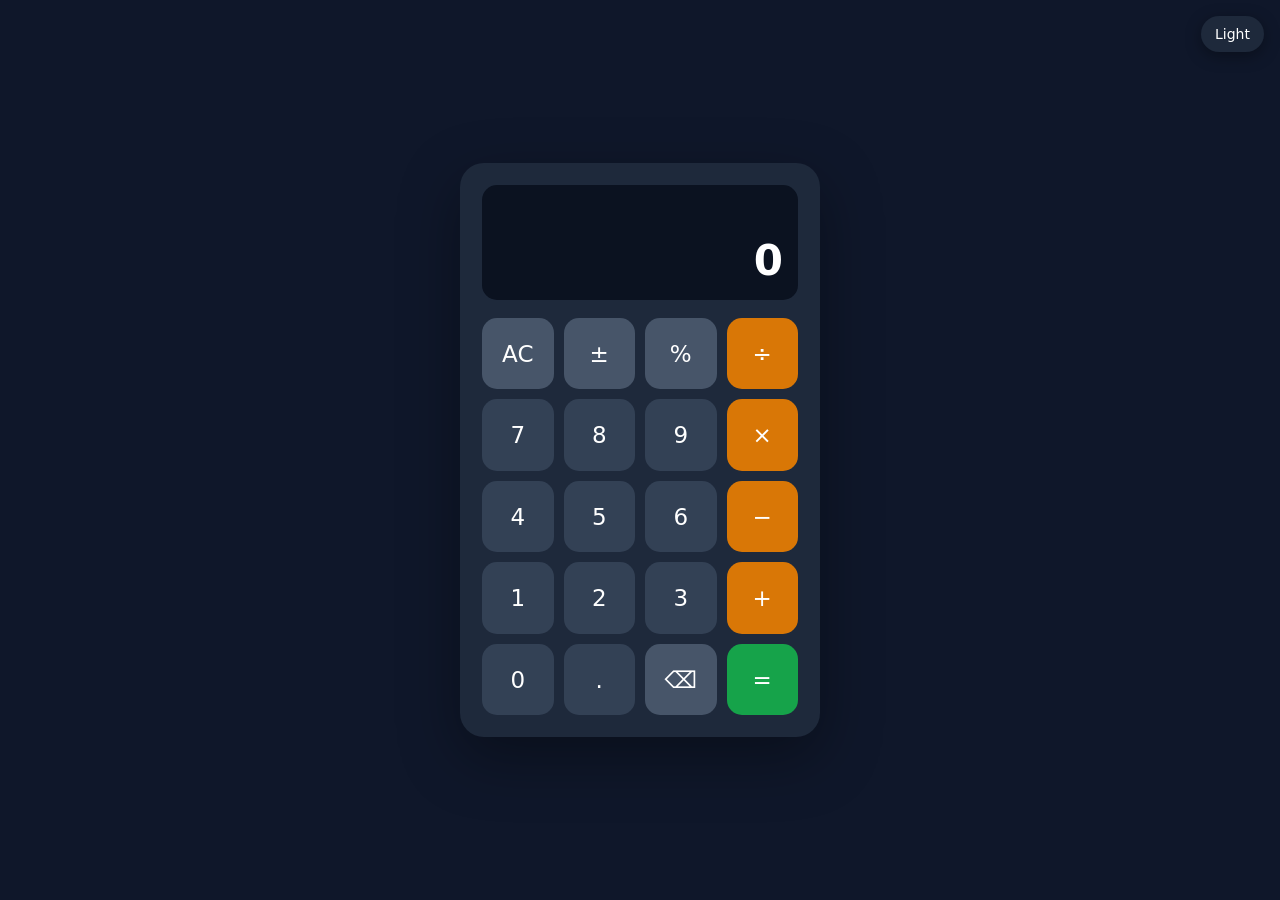
<file: calculator/index.html>
<!DOCTYPE html>
<html lang="en">
<head>
  <!-- Tell the browser which character encoding we use, including symbols like ÷ and ×. -->
  <meta charset="UTF-8">
  <!-- Let the page scale correctly on phones and other small screens. -->
  <meta name="viewport" content="width=device-width, initial-scale=1.0">
  <!-- The text shown in the browser tab. -->
  <title>JavaScript Calculator</title>
  <!-- Load our CSS from a separate file so styling stays out of the HTML. -->
  <link rel="stylesheet" href="styles.css">
  <!--
  Load the JavaScript file.
  defer waits until the HTML has been parsed before running the script.
  This matters because JavaScript needs to find #display, #history, and #keys.
  -->
  <script src="script.js" defer></script>
</head>
<body data-theme="dark">
<!-- Switches body[data-theme] between dark and light. -->
<button type="button" class="theme-toggle" id="theme-toggle" aria-label="Switch to light theme">
  Light
</button>
<!-- main identifies the calculator as the page's primary content. -->
<main class="calculator" aria-label="Calculator">
  <!-- The display area contains the expression and the current number. -->
  <div class="screen">
    <!--
    JavaScript writes the previous calculation here.
    id="history" is how getElementById("history") finds this element.
    -->
    <div class="history" id="history" aria-hidden="true"></div>
    <!--
    output is an HTML element for displaying a computed result.
    JavaScript updates its textContent whenever the number changes.
    -->
    <output class="display" id="display" aria-label="Result">0</output>
  </div>
  <!--
  Every calculator button goes inside #keys.
  JavaScript attaches ONE click listener to this parent, rather than
  attaching a separate listener to each button (event delegation).
  -->
  <div class="keys" id="keys">
    <!--
    data-action tells JavaScript to run a special function.
    class="utility" is only for CSS styling.
    type="button" prevents accidental form submission if the markup
    is reused inside a form later.
    -->
    <button type="button" class="utility" data-action="clear">AC</button>
    <button type="button" class="utility" data-action="sign" aria-label="Change sign">±</button>
    <button type="button" class="utility" data-action="percent">%</button>
    <button type="button" class="operator" data-operator="/" aria-label="Divide">÷</button>
    <!--
    data-digit tells JavaScript which digit was clicked.
    The visual label and the stored digit are kept the same.
    -->
    <button type="button" data-digit="7">7</button>
    <button type="button" data-digit="8">8</button>
    <button type="button" data-digit="9">9</button>
    <button type="button" class="operator" data-operator="*" aria-label="Multiply">×</button>
    <button type="button" data-digit="4">4</button>
    <button type="button" data-digit="5">5</button>
    <button type="button" data-digit="6">6</button>
    <button type="button" class="operator" data-operator="-" aria-label="Subtract">−</button>
    <button type="button" data-digit="1">1</button>
    <button type="button" data-digit="2">2</button>
    <button type="button" data-digit="3">3</button>
    <button type="button" class="operator" data-operator="+" aria-label="Add">+</button>
    <button type="button" data-digit="0">0</button>
    <button type="button" data-action="decimal">.</button>
    <button type="button" class="utility" data-action="backspace" aria-label="Backspace">⌫</button>
    <button type="button" class="equals" data-action="equals">=</button>
  </div>
</main>
</body>
</html>
</file>
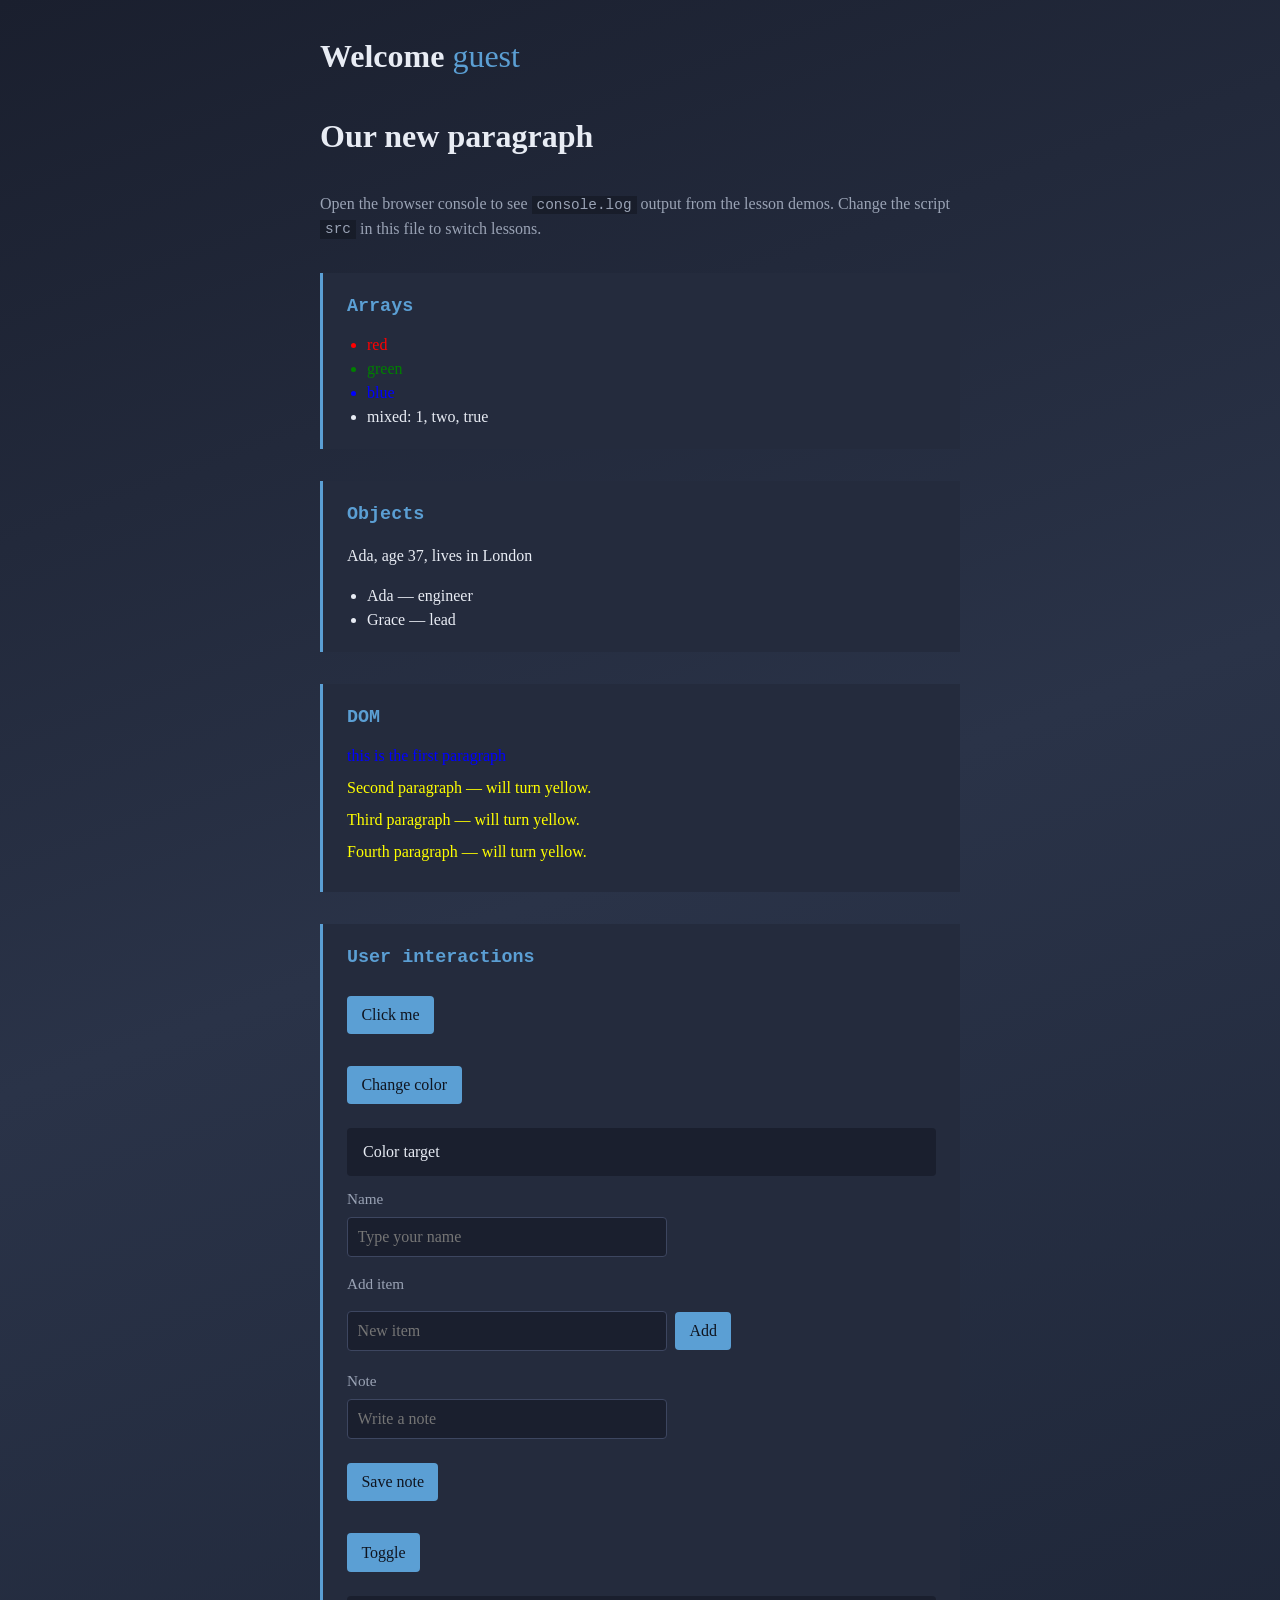
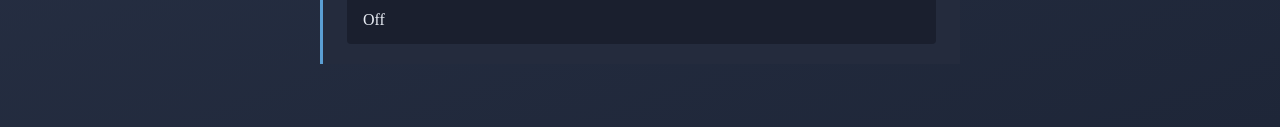
<file: fundamentals/lessons/index.html>
<!DOCTYPE html>
<html lang="en">
<head>
  <meta charset="UTF-8">
  <meta name="viewport" content="width=device-width, initial-scale=1.0">
  <title>Fundamentals Lessons</title>
  <style>
    :root {
      --bg: #1a1f2e;
      --panel: #242b3d;
      --text: #e8ecf4;
      --muted: #9aa3b5;
      --accent: #5b9fd4;
    }

    * {
      box-sizing: border-box;
    }

    body {
      margin: 0;
      padding: 2rem;
      font-family: Georgia, "Times New Roman", serif;
      background: linear-gradient(160deg, #1a1f2e 0%, #2a3348 50%, #1e2638 100%);
      color: var(--text);
      line-height: 1.5;
      min-height: 100vh;
    }

    main {
      max-width: 40rem;
      margin: 0 auto;
    }

    h1 {
      font-size: 2rem;
      margin: 0 0 0.5rem;
    }

    h1 span {
      color: var(--accent);
      font-weight: normal;
    }

    .intro {
      color: var(--muted);
      margin-bottom: 2rem;
    }

    section {
      margin-bottom: 2rem;
      padding: 1.25rem 1.5rem;
      background: var(--panel);
      border-left: 3px solid var(--accent);
    }

    h2 {
      margin: 0 0 0.75rem;
      font-size: 1.15rem;
      font-family: ui-monospace, "Cascadia Code", monospace;
      color: var(--accent);
    }

    ul {
      margin: 0;
      padding-left: 1.25rem;
    }

    .mainText {
      margin: 0.5rem 0;
    }

    .headingClass {
      text-decoration: underline;
    }

    code {
      font-family: ui-monospace, "Cascadia Code", monospace;
      font-size: 0.9em;
      background: rgba(0, 0, 0, 0.25);
      padding: 0.1em 0.35em;
    }

    label {
      display: block;
      margin: 0.75rem 0 0.35rem;
      color: var(--muted);
      font-size: 0.95rem;
    }

    input[type="text"] {
      width: 100%;
      max-width: 20rem;
      padding: 0.45rem 0.6rem;
      border: 1px solid #3d4660;
      border-radius: 4px;
      background: #1a1f2e;
      color: var(--text);
      font: inherit;
    }

    button {
      margin: 0.5rem 0.5rem 0.5rem 0;
      padding: 0.45rem 0.9rem;
      border: none;
      border-radius: 4px;
      background: var(--accent);
      color: #0f141f;
      font: inherit;
      cursor: pointer;
    }

    button:hover {
      filter: brightness(1.08);
    }

    #color-target,
    #toggle-box {
      margin-top: 0.75rem;
      padding: 0.75rem 1rem;
      background: #1a1f2e;
      border-radius: 4px;
    }

    #toggle-box.is-on {
      background: #2d6a4f;
    }

    .row {
      display: flex;
      flex-wrap: wrap;
      gap: 0.5rem;
      align-items: center;
      margin-top: 0.5rem;
    }

    .row input[type="text"] {
      flex: 1 1 12rem;
      margin: 0;
    }
  </style>
  <!-- Swap the src for the lesson you are running:
       script.js | 3_function_rendering_data.js | 4_user_interactions.js -->
  <script defer src="script.js"></script>
</head>
<body>
  <main>
    <h1 id="heading">The DOM</h1>
    <p class="intro">Open the browser console to see <code>console.log</code> output from the lesson demos. Change the script <code>src</code> in this file to switch lessons.</p>

    <section>
      <h2>Arrays</h2>
      <ul id="colors-list"></ul>
    </section>

    <section>
      <h2>Objects</h2>
      <p id="person-info"></p>
      <ul id="team-list"></ul>
    </section>

    <section>
      <h2>DOM</h2>
      <p class="mainText">First paragraph — script.js will rewrite this.</p>
      <p class="mainText">Second paragraph — will turn yellow.</p>
      <p class="mainText">Third paragraph — will turn yellow.</p>
      <p class="mainText">Fourth paragraph — will turn yellow.</p>
    </section>

    <section>
      <h2>User interactions</h2>

      <p>
        <button type="button" id="click-button">Click me</button>
        <span id="click-message"></span>
      </p>

      <p>
        <button type="button" id="color-button">Change color</button>
      </p>
      <div id="color-target">Color target</div>

      <label for="name-input">Name</label>
      <input type="text" id="name-input" placeholder="Type your name" autocomplete="off">
      <p id="name-output"></p>

      <label for="item-input">Add item</label>
      <div class="row">
        <input type="text" id="item-input" placeholder="New item" autocomplete="off">
        <button type="button" id="add-button">Add</button>
      </div>
      <ul id="items-list"></ul>

      <form id="demo-form">
        <label for="note-input">Note</label>
        <input type="text" id="note-input" placeholder="Write a note" autocomplete="off">
        <p>
          <button type="submit">Save note</button>
        </p>
      </form>
      <p id="form-result"></p>

      <p>
        <button type="button" id="toggle-button">Toggle</button>
      </p>
      <div id="toggle-box">Off</div>
    </section>
  </main>
</body>
</html>
</file>
<file: calculator/styles.css>
/*
box-sizing: border-box makes width include padding and borders.
Without it, adding padding could make our calculator wider than expected.
*/
* {
    box-sizing: border-box;
}

/*
Theme palettes live on body[data-theme].
JavaScript sets data-theme to "dark" or "light".
color-scheme tells the browser how to style native UI (scrollbars, etc.).
*/
body[data-theme="dark"] {
    color-scheme: dark;
    --page-bg: #0f172a;
    --calc-bg: #1e293b;
    --screen-bg: #0b1220;
    --text: #ffffff;
    --muted: #94a3b8;
    --btn: #334155;
    --btn-hover: #475569;
    --utility: #475569;
    --shadow: rgba(0, 0, 0, 0.35);
    --focus: #f8fafc;
}

body[data-theme="light"] {
    color-scheme: light;
    --page-bg: #e2e8f0;
    --calc-bg: #ffffff;
    --screen-bg: #f1f5f9;
    --text: #0f172a;
    --muted: #64748b;
    --btn: #cbd5e1;
    --btn-hover: #94a3b8;
    --utility: #94a3b8;
    --shadow: rgba(15, 23, 42, 0.12);
    --focus: #0f172a;
}

body {
    /* Remove the browser's default margin around the page. */
    margin: 0;
    /* Make the page at least as tall as the browser window. */
    min-height: 100vh;
    /* Use CSS Grid to center the calculator horizontally and vertically. */
    display: grid;
    place-items: center;
    background: var(--page-bg);
    color: var(--text);
    font-family: system-ui, -apple-system, sans-serif;
    /* Smoothly fade colors when the theme changes. */
    transition: background 0.2s, color 0.2s;
}

.theme-toggle {
    position: fixed;
    top: 16px;
    right: 16px;
    aspect-ratio: auto;
    padding: 10px 14px;
    border: 0;
    border-radius: 999px;
    background: var(--calc-bg);
    color: var(--text);
    box-shadow: 0 4px 16px var(--shadow);
    font: inherit;
    font-size: 14px;
    cursor: pointer;
    transition: background 0.15s, transform 0.1s;
}

.theme-toggle:hover {
    background: var(--btn-hover);
}

.theme-toggle:active {
    transform: scale(0.95);
}

.theme-toggle:focus-visible {
    outline: 3px solid var(--focus);
    outline-offset: 2px;
}

.calculator {
    /* Take 92% of the available screen width, but never exceed 360px. */
    width: min(92vw, 360px);
    /* Space between the edge of the calculator and its contents. */
    padding: 22px;
    border-radius: 24px;
    background: var(--calc-bg);
    /* A soft shadow helps the calculator stand out from the page. */
    box-shadow: 0 20px 60px var(--shadow);
    transition: background 0.2s, box-shadow 0.2s;
}

.screen {
    min-height: 115px;
    margin-bottom: 18px;
    padding: 15px;
    border-radius: 15px;
    background: var(--screen-bg);
    /* Stack the history and current number vertically. */
    display: flex;
    flex-direction: column;
    /* Put the text at the bottom-right of the screen. */
    justify-content: flex-end;
    align-items: flex-end;
    /* Keep long content from spilling outside the rounded screen. */
    overflow: hidden;
    transition: background 0.2s;
}

.history {
    /* Reserve some space even when there is no calculation yet. */
    min-height: 22px;
    color: var(--muted);
    font-size: 14px;
}

.display {
    max-width: 100%;
    color: var(--text);
    font-weight: 600;
    text-align: right;
    /* Use a smaller font on narrow screens, up to a maximum of 42px. */
    font-size: clamp(28px, 8vw, 42px);
    /* Prevent a very long number from overflowing horizontally. */
    overflow-wrap: anywhere;
}

.keys {
    /* Grid keeps the buttons in four equal-width columns. */
    display: grid;
    grid-template-columns: repeat(4, 1fr);
    gap: 10px;
}

button {
    /* Make each button square, regardless of its column width. */
    aspect-ratio: 1;
    border: 0;
    border-radius: 15px;
    background: var(--btn);
    color: var(--text);
    font: inherit;
    font-size: 23px;
    /* Indicate that buttons can be clicked. */
    cursor: pointer;
    /* Make hover and pressed changes animate smoothly. */
    transition: background 0.15s, transform 0.1s;
}

/* Give a visual response when the user hovers over a button. */
button:hover {
    background: var(--btn-hover);
}

/* Slightly shrink the button while it is being pressed. */
button:active {
    transform: scale(0.95);
}

/* Show where keyboard focus is for accessibility. */
button:focus-visible {
    outline: 3px solid var(--focus);
    outline-offset: 2px;
}

/* The next three classes change appearance, NOT behavior.
JavaScript uses data-action and data-operator to decide what to do. */
.utility {
    background: var(--utility);
}

.operator {
    background: #d97706;
    color: #ffffff;
}

.operator:hover {
    background: #f59e0b;
}

.equals {
    background: #16a34a;
    color: #ffffff;
}

.equals:hover {
    background: #22c55e;
}
</file>
